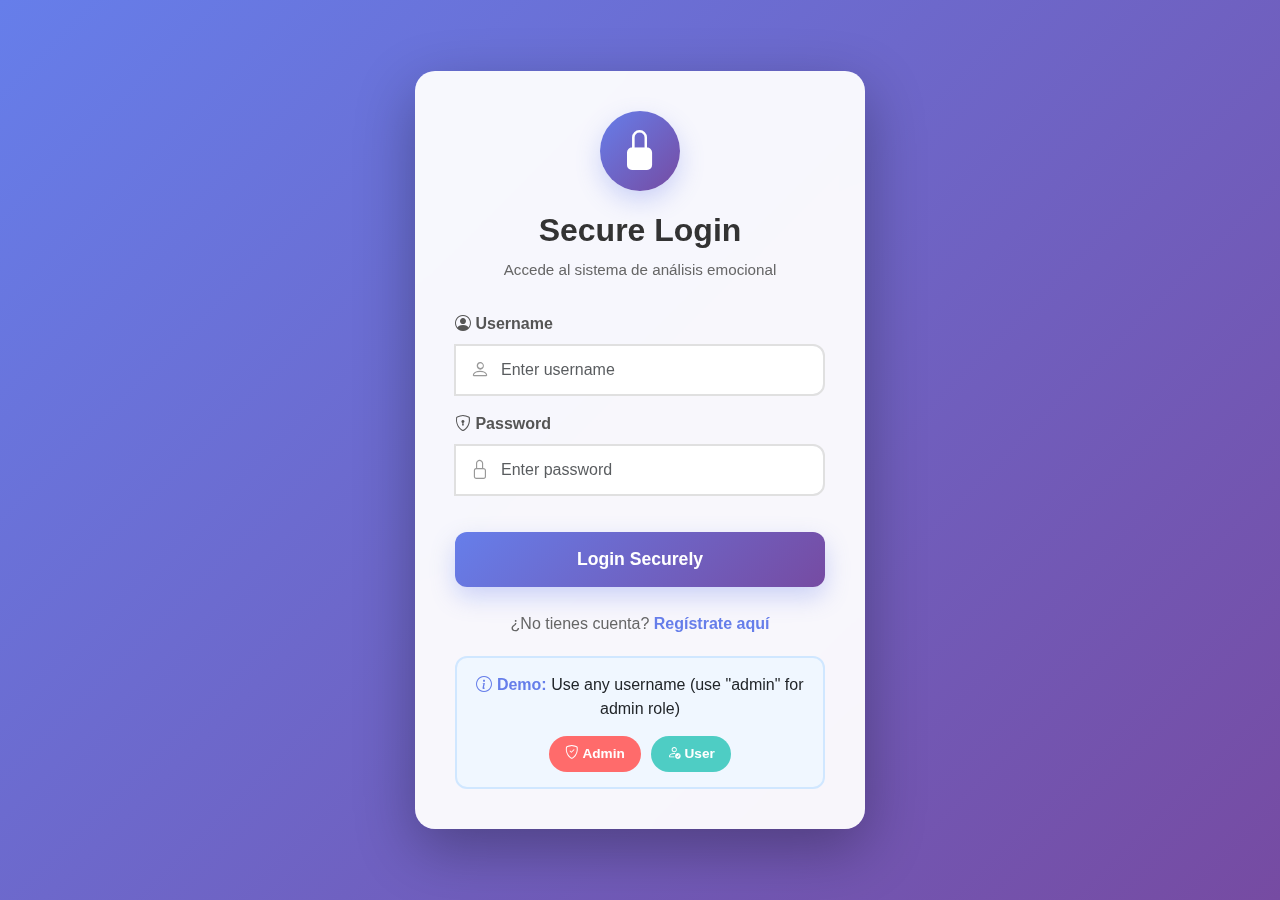
<file: frontend/admin-users.html>
<!DOCTYPE html>
<html lang="es">
<head>
    <meta charset="UTF-8">
    <meta name="viewport" content="width=device-width, initial-scale=1.0">
    <title>Administración de Usuarios</title>
    <link href="https://cdn.jsdelivr.net/npm/bootstrap@5.3.3/dist/css/bootstrap.min.css" rel="stylesheet">
    <link rel="stylesheet" href="https://cdn.jsdelivr.net/npm/bootstrap-icons@1.11.3/font/bootstrap-icons.min.css">
    <style>
        body {
            background: linear-gradient(135deg, #667eea 0%, #764ba2 100%);
            min-height: 100vh;
            padding: 20px;
            font-family: 'Segoe UI', Tahoma, Geneva, Verdana, sans-serif;
        }

        .admin-container {
            max-width: 1200px;
            margin: 0 auto;
            background: rgba(255, 255, 255, 0.95);
            border-radius: 20px;
            padding: 30px;
            box-shadow: 0 20px 60px rgba(0, 0, 0, 0.3);
        }

        .admin-header {
            display: flex;
            justify-content: space-between;
            align-items: center;
            margin-bottom: 30px;
            padding-bottom: 20px;
            border-bottom: 3px solid #667eea;
        }

        .admin-title {
            display: flex;
            align-items: center;
            gap: 15px;
            font-size: 2rem;
            font-weight: 700;
            color: #333;
        }

        .admin-icon {
            width: 50px;
            height: 50px;
            background: linear-gradient(135deg, #667eea, #764ba2);
            border-radius: 12px;
            display: flex;
            align-items: center;
            justify-content: center;
            color: white;
            font-size: 1.5rem;
        }

        .stats-row {
            display: grid;
            grid-template-columns: repeat(auto-fit, minmax(200px, 1fr));
            gap: 20px;
            margin-bottom: 30px;
        }

        .stat-card {
            background: linear-gradient(135deg, #667eea, #764ba2);
            color: white;
            padding: 20px;
            border-radius: 15px;
            box-shadow: 0 10px 25px rgba(102, 126, 234, 0.3);
            transition: transform 0.3s ease;
        }

        .stat-card:hover {
            transform: translateY(-5px);
        }

        .stat-number {
            font-size: 2.5rem;
            font-weight: 700;
            margin-bottom: 5px;
        }

        .stat-label {
            font-size: 0.9rem;
            opacity: 0.9;
        }

        .users-table {
            background: white;
            border-radius: 15px;
            overflow: hidden;
            box-shadow: 0 5px 15px rgba(0,0,0,0.1);
        }

        .table {
            margin-bottom: 0;
        }

        .table thead {
            background: linear-gradient(135deg, #667eea, #764ba2);
            color: white;
        }

        .table thead th {
            border: none;
            padding: 15px;
            font-weight: 600;
        }

        .table tbody tr {
            transition: background-color 0.2s ease;
        }

        .table tbody tr:hover {
            background-color: #f8f9fa;
        }

        .badge {
            padding: 6px 12px;
            border-radius: 20px;
            font-weight: 600;
            font-size: 0.85rem;
        }

        .badge-admin {
            background: #ff6b6b;
        }

        .badge-user {
            background: #4ecdc4;
        }

        .badge-viewer {
            background: #95a5a6;
        }

        .badge-active {
            background: #48dbfb;
        }

        .badge-inactive {
            background: #b2bec3;
        }

        .btn-action {
            padding: 5px 12px;
            font-size: 0.85rem;
            border-radius: 8px;
            transition: all 0.3s ease;
        }

        .btn-action:hover {
            transform: scale(1.05);
        }

        .back-btn {
            background: white;
            color: #667eea;
            border: 2px solid #667eea;
            padding: 10px 20px;
            border-radius: 12px;
            text-decoration: none;
            font-weight: 600;
            transition: all 0.3s ease;
        }

        .back-btn:hover {
            background: #667eea;
            color: white;
        }

        .loading {
            text-align: center;
            padding: 40px;
            font-size: 1.2rem;
            color: #667eea;
        }

        .loading i {
            font-size: 2rem;
            animation: spin 1s linear infinite;
        }

        @keyframes spin {
            to { transform: rotate(360deg); }
        }

        .filter-section {
            background: #f8f9fa;
            padding: 15px;
            border-radius: 12px;
            margin-bottom: 20px;
        }

        .search-box {
            border: 2px solid #e0e0e0;
            border-radius: 10px;
            padding: 10px 15px;
            transition: border-color 0.3s ease;
        }

        .search-box:focus {
            border-color: #667eea;
            box-shadow: 0 0 0 3px rgba(102, 126, 234, 0.1);
        }

        .no-users {
            text-align: center;
            padding: 60px;
            color: #999;
        }

        .no-users i {
            font-size: 4rem;
            margin-bottom: 20px;
            opacity: 0.3;
        }
    </style>
</head>
<body>
    <div class="admin-container">
        <!-- Header -->
        <div class="admin-header">
            <div class="admin-title">
                <div class="admin-icon">
                    <i class="bi bi-people-fill"></i>
                </div>
                <div>
                    <div>Administración de Usuarios</div>
                    <small style="font-size: 0.9rem; color: #666; font-weight: 400;">
                        Panel de control para gestión de usuarios
                    </small>
                </div>
            </div>
            <a href="index.html" class="back-btn">
                <i class="bi bi-arrow-left"></i> Volver al Dashboard
            </a>
        </div>

        <!-- Estadísticas -->
        <div class="stats-row" id="stats-container">
            <div class="stat-card">
                <div class="stat-number" id="total-users">0</div>
                <div class="stat-label">
                    <i class="bi bi-people"></i> Total de Usuarios
                </div>
            </div>
            <div class="stat-card">
                <div class="stat-number" id="total-admins">0</div>
                <div class="stat-label">
                    <i class="bi bi-shield-check"></i> Administradores
                </div>
            </div>
            <div class="stat-card">
                <div class="stat-number" id="total-regular">0</div>
                <div class="stat-label">
                    <i class="bi bi-person-check"></i> Usuarios Regulares
                </div>
            </div>
            <div class="stat-card">
                <div class="stat-number" id="total-active">0</div>
                <div class="stat-label">
                    <i class="bi bi-check-circle"></i> Usuarios Activos
                </div>
            </div>
        </div>

        <!-- Filtros -->
        <div class="filter-section">
            <div class="row g-3">
                <div class="col-md-6">
                    <input 
                        type="text" 
                        class="form-control search-box" 
                        id="search-input" 
                        placeholder="🔍 Buscar por nombre, usuario o email..."
                    >
                </div>
                <div class="col-md-3">
                    <select class="form-select search-box" id="role-filter">
                        <option value="">Todos los roles</option>
                        <option value="admin">Administradores</option>
                        <option value="user">Usuarios</option>
                        <option value="viewer">Visualizadores</option>
                    </select>
                </div>
                <div class="col-md-3">
                    <select class="form-select search-box" id="status-filter">
                        <option value="">Todos los estados</option>
                        <option value="active">Activos</option>
                        <option value="inactive">Inactivos</option>
                    </select>
                </div>
            </div>
        </div>

        <!-- Loading -->
        <div class="loading" id="loading">
            <i class="bi bi-arrow-clockwise"></i>
            <div>Cargando usuarios...</div>
        </div>

        <!-- Tabla de usuarios -->
        <div class="users-table" id="users-table" style="display: none;">
            <table class="table">
                <thead>
                    <tr>
                        <th>ID</th>
                        <th>Usuario</th>
                        <th>Nombre Completo</th>
                        <th>Email</th>
                        <th>Rol</th>
                        <th>Estado</th>
                        <th>Último Login</th>
                        <th>Acciones</th>
                    </tr>
                </thead>
                <tbody id="users-tbody">
                    <!-- Se llena dinámicamente -->
                </tbody>
            </table>
        </div>

        <!-- Sin usuarios -->
        <div class="no-users" id="no-users" style="display: none;">
            <i class="bi bi-people"></i>
            <div>No hay usuarios registrados</div>
        </div>
    </div>

    <!-- Modal para cambiar rol -->
    <div class="modal fade" id="changeRoleModal" tabindex="-1">
        <div class="modal-dialog">
            <div class="modal-content">
                <div class="modal-header">
                    <h5 class="modal-title">Cambiar Rol de Usuario</h5>
                    <button type="button" class="btn-close" data-bs-dismiss="modal"></button>
                </div>
                <div class="modal-body">
                    <p>Cambiar rol del usuario: <strong id="modal-username"></strong></p>
                    <select class="form-select" id="modal-new-role">
                        <option value="admin">Administrador</option>
                        <option value="user">Usuario</option>
                        <option value="viewer">Visualizador</option>
                    </select>
                </div>
                <div class="modal-footer">
                    <button type="button" class="btn btn-secondary" data-bs-dismiss="modal">Cancelar</button>
                    <button type="button" class="btn btn-primary" id="confirm-change-role">Cambiar Rol</button>
                </div>
            </div>
        </div>
    </div>

    <script src="https://cdn.jsdelivr.net/npm/bootstrap@5.3.3/dist/js/bootstrap.bundle.min.js"></script>
    <script src="auth.js"></script>
    <script>
        const API_URL = 'http://localhost:8000';
        let allUsers = [];
        let selectedUserId = null;

        // Verificar que sea admin
        if (!AUTH.isAdmin()) {
            alert('Solo administradores pueden acceder a esta página');
            window.location.href = 'index.html';
        }

        // Cargar usuarios
        async function loadUsers() {
            try {
                const response = await authenticatedFetch(`${API_URL}/users`);
                
                if (!response.ok) {
                    throw new Error('Error al cargar usuarios');
                }

                allUsers = await response.json();
                displayUsers(allUsers);
                updateStats(allUsers);

            } catch (error) {
                console.error('Error:', error);
                document.getElementById('loading').innerHTML = `
                    <i class="bi bi-exclamation-triangle text-danger"></i>
                    <div class="text-danger">Error al cargar usuarios: ${error.message}</div>
                `;
            }
        }

        // Mostrar usuarios en la tabla
        function displayUsers(users) {
            const tbody = document.getElementById('users-tbody');
            const loading = document.getElementById('loading');
            const table = document.getElementById('users-table');
            const noUsers = document.getElementById('no-users');

            loading.style.display = 'none';

            if (users.length === 0) {
                table.style.display = 'none';
                noUsers.style.display = 'block';
                return;
            }

            table.style.display = 'block';
            noUsers.style.display = 'none';

            tbody.innerHTML = users.map(user => `
                <tr>
                    <td>${user.id}</td>
                    <td>
                        <strong>${user.username}</strong>
                        ${user.username === AUTH.getUser().username ? '<span class="badge bg-info ms-2">Tú</span>' : ''}
                    </td>
                    <td>${user.full_name || '<span class="text-muted">N/A</span>'}</td>
                    <td>${user.email}</td>
                    <td>
                        <span class="badge badge-${user.role}">
                            ${user.role === 'admin' ? '🛡️ Admin' : user.role === 'user' ? '👤 User' : '👁️ Viewer'}
                        </span>
                    </td>
                    <td>
                        <span class="badge badge-${user.is_active ? 'active' : 'inactive'}">
                            ${user.is_active ? '✓ Activo' : '✗ Inactivo'}
                        </span>
                    </td>
                    <td>
                        ${user.last_login ? new Date(user.last_login).toLocaleString('es-ES', {
                            year: 'numeric',
                            month: 'short',
                            day: 'numeric',
                            hour: '2-digit',
                            minute: '2-digit'
                        }) : '<span class="text-muted">Nunca</span>'}
                    </td>
                    <td>
                        <button 
                            class="btn btn-sm btn-primary btn-action" 
                            onclick="openChangeRoleModal(${user.id}, '${user.username}', '${user.role}')"
                            title="Cambiar rol"
                        >
                            <i class="bi bi-arrow-left-right"></i>
                        </button>
                        <button 
                            class="btn btn-sm ${user.is_active ? 'btn-warning' : 'btn-success'} btn-action" 
                            onclick="toggleUserStatus(${user.id}, ${user.is_active})"
                            title="${user.is_active ? 'Desactivar' : 'Activar'}"
                        >
                            <i class="bi bi-${user.is_active ? 'pause' : 'play'}-circle"></i>
                        </button>
                    </td>
                </tr>
            `).join('');
        }

        // Actualizar estadísticas
        function updateStats(users) {
            document.getElementById('total-users').textContent = users.length;
            document.getElementById('total-admins').textContent = users.filter(u => u.role === 'admin').length;
            document.getElementById('total-regular').textContent = users.filter(u => u.role === 'user').length;
            document.getElementById('total-active').textContent = users.filter(u => u.is_active).length;
        }

        // Filtrar usuarios
        function filterUsers() {
            const searchTerm = document.getElementById('search-input').value.toLowerCase();
            const roleFilter = document.getElementById('role-filter').value;
            const statusFilter = document.getElementById('status-filter').value;

            const filtered = allUsers.filter(user => {
                const matchSearch = !searchTerm || 
                    user.username.toLowerCase().includes(searchTerm) ||
                    (user.full_name && user.full_name.toLowerCase().includes(searchTerm)) ||
                    user.email.toLowerCase().includes(searchTerm);

                const matchRole = !roleFilter || user.role === roleFilter;
                const matchStatus = !statusFilter || 
                    (statusFilter === 'active' && user.is_active) ||
                    (statusFilter === 'inactive' && !user.is_active);

                return matchSearch && matchRole && matchStatus;
            });

            displayUsers(filtered);
        }

        // Abrir modal para cambiar rol
        function openChangeRoleModal(userId, username, currentRole) {
            selectedUserId = userId;
            document.getElementById('modal-username').textContent = username;
            document.getElementById('modal-new-role').value = currentRole;
            new bootstrap.Modal(document.getElementById('changeRoleModal')).show();
        }

        // Cambiar rol de usuario
        document.getElementById('confirm-change-role').addEventListener('click', async () => {
            const newRole = document.getElementById('modal-new-role').value;
            
            try {
                const response = await authenticatedFetch(`${API_URL}/users/${selectedUserId}/role`, {
                    method: 'PUT',
                    body: JSON.stringify({ role: newRole })
                });

                if (response.ok) {
                    alert('Rol actualizado exitosamente');
                    bootstrap.Modal.getInstance(document.getElementById('changeRoleModal')).hide();
                    loadUsers();
                } else {
                    alert('Error al actualizar rol');
                }
            } catch (error) {
                alert('Error: ' + error.message);
            }
        });

        // Activar/Desactivar usuario
        async function toggleUserStatus(userId, currentStatus) {
            const action = currentStatus ? 'desactivar' : 'activar';
            
            if (!confirm(`¿Estás seguro de ${action} este usuario?`)) {
                return;
            }

            try {
                const response = await authenticatedFetch(`${API_URL}/users/${userId}/status`, {
                    method: 'PUT',
                    body: JSON.stringify({ is_active: !currentStatus })
                });

                if (response.ok) {
                    alert('Estado actualizado exitosamente');
                    loadUsers();
                } else {
                    alert('Error al actualizar estado');
                }
            } catch (error) {
                alert('Error: ' + error.message);
            }
        }

        // Event listeners
        document.getElementById('search-input').addEventListener('input', filterUsers);
        document.getElementById('role-filter').addEventListener('change', filterUsers);
        document.getElementById('status-filter').addEventListener('change', filterUsers);

        // Cargar usuarios al iniciar
        loadUsers();
    </script>
</body>
</html>
</file>
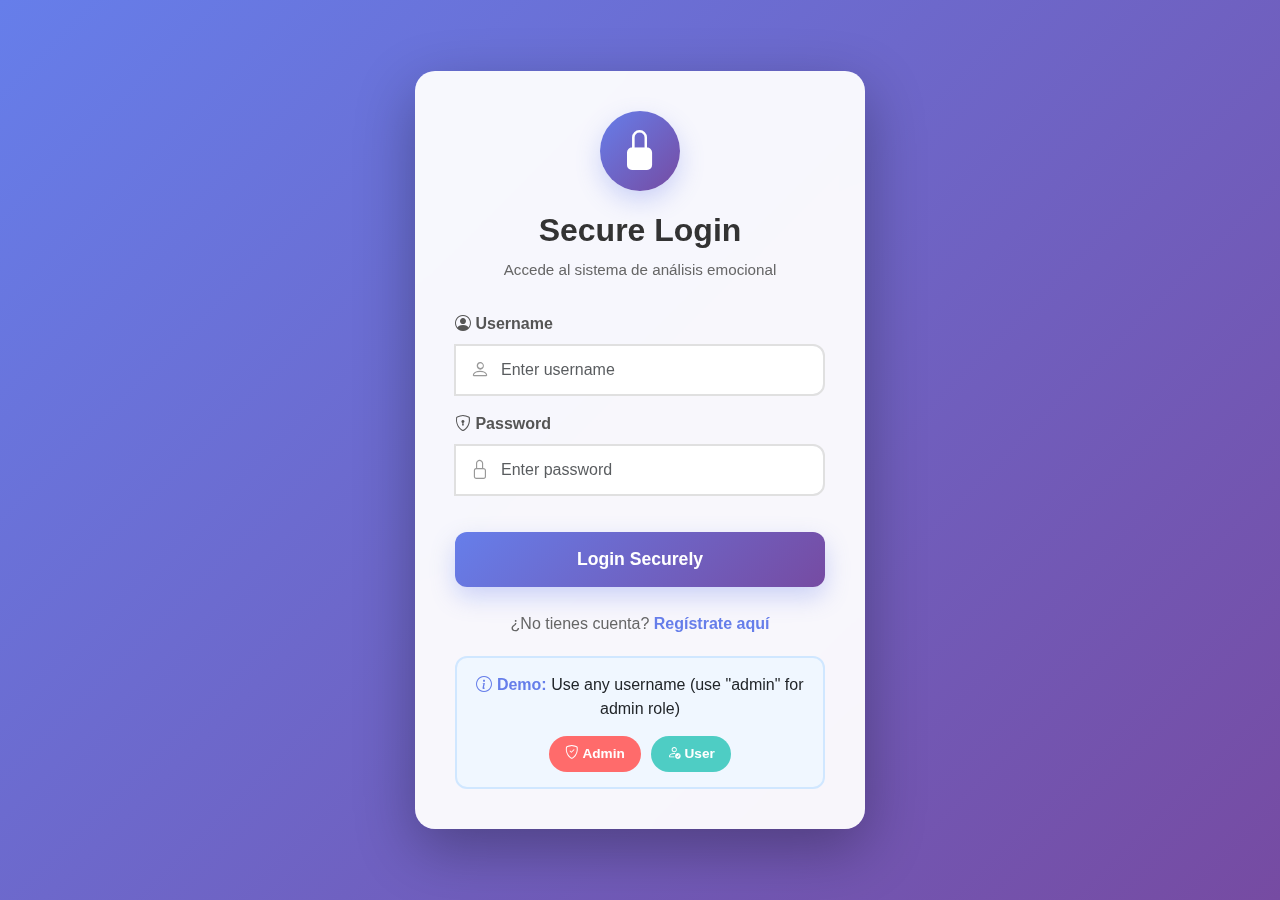
<file: frontend/login.html>
<!DOCTYPE html>
<html lang="es">
<head>
    <meta charset="UTF-8">
    <meta name="viewport" content="width=device-width, initial-scale=1.0">
    <title>Login - Análisis de Sentimientos</title>
    <link href="https://cdn.jsdelivr.net/npm/bootstrap@5.3.3/dist/css/bootstrap.min.css" rel="stylesheet">
    <link rel="stylesheet" href="https://cdn.jsdelivr.net/npm/bootstrap-icons@1.11.3/font/bootstrap-icons.min.css">
    <style>
        body {
            background: linear-gradient(135deg, #667eea 0%, #764ba2 100%);
            min-height: 100vh;
            display: flex;
            align-items: center;
            justify-content: center;
            font-family: 'Segoe UI', Tahoma, Geneva, Verdana, sans-serif;
        }

        .login-container {
            background: rgba(255, 255, 255, 0.95);
            backdrop-filter: blur(10px);
            border-radius: 20px;
            padding: 40px;
            box-shadow: 0 20px 60px rgba(0, 0, 0, 0.3);
            width: 100%;
            max-width: 450px;
            animation: slideIn 0.5s ease;
        }

        @keyframes slideIn {
            from {
                opacity: 0;
                transform: translateY(-30px);
            }
            to {
                opacity: 1;
                transform: translateY(0);
            }
        }

        .login-header {
            text-align: center;
            margin-bottom: 30px;
        }

        .login-icon {
            width: 80px;
            height: 80px;
            background: linear-gradient(135deg, #667eea, #764ba2);
            border-radius: 50%;
            display: flex;
            align-items: center;
            justify-content: center;
            margin: 0 auto 20px;
            box-shadow: 0 10px 25px rgba(102, 126, 234, 0.3);
        }

        .login-icon i {
            font-size: 2.5rem;
            color: white;
        }

        .login-title {
            font-size: 2rem;
            font-weight: 700;
            color: #333;
            margin-bottom: 10px;
        }

        .login-subtitle {
            color: #666;
            font-size: 0.95rem;
        }

        .form-label {
            font-weight: 600;
            color: #555;
            margin-bottom: 8px;
        }

        .form-control {
            border: 2px solid #e0e0e0;
            border-radius: 12px;
            padding: 12px 15px 12px 45px;
            font-size: 1rem;
            transition: all 0.3s ease;
        }

        .form-control:focus {
            border-color: #667eea;
            box-shadow: 0 0 0 3px rgba(102, 126, 234, 0.1);
        }

        .input-group {
            position: relative;
        }

        .input-icon {
            position: absolute;
            left: 15px;
            top: 50%;
            transform: translateY(-50%);
            color: #999;
            font-size: 1.2rem;
            z-index: 10;
        }

        .btn-login {
            background: linear-gradient(135deg, #667eea, #764ba2);
            border: none;
            border-radius: 12px;
            padding: 14px;
            font-size: 1.1rem;
            font-weight: 600;
            color: white;
            width: 100%;
            margin-top: 20px;
            transition: all 0.3s ease;
            box-shadow: 0 10px 25px rgba(102, 126, 234, 0.3);
        }

        .btn-login:hover {
            transform: translateY(-2px);
            box-shadow: 0 15px 35px rgba(102, 126, 234, 0.4);
        }

        .btn-login:active {
            transform: translateY(0);
        }

        .register-link {
            text-align: center;
            margin-top: 25px;
            color: #666;
        }

        .register-link a {
            color: #667eea;
            font-weight: 600;
            text-decoration: none;
            transition: color 0.3s ease;
        }

        .register-link a:hover {
            color: #764ba2;
        }

        .alert {
            border-radius: 12px;
            border: none;
            margin-bottom: 20px;
        }

        .demo-info {
            background: #f0f7ff;
            border: 2px solid #d0e7ff;
            border-radius: 12px;
            padding: 15px;
            margin-top: 20px;
            text-align: center;
        }

        .demo-info strong {
            color: #667eea;
        }

        .role-badges {
            display: flex;
            gap: 10px;
            justify-content: center;
            margin-top: 15px;
        }

        .role-badge {
            padding: 8px 16px;
            border-radius: 20px;
            font-size: 0.85rem;
            font-weight: 600;
        }

        .role-admin {
            background: #ff6b6b;
            color: white;
        }

        .role-user {
            background: #4ecdc4;
            color: white;
        }

        .loading {
            display: none;
        }

        .loading.active {
            display: inline-block;
            width: 20px;
            height: 20px;
            border: 3px solid rgba(255,255,255,.3);
            border-radius: 50%;
            border-top-color: #fff;
            animation: spin 1s ease-in-out infinite;
        }

        @keyframes spin {
            to { transform: rotate(360deg); }
        }
    </style>
</head>
<body>
    <div class="login-container">
        <!-- Header -->
        <div class="login-header">
            <div class="login-icon">
                <i class="bi bi-lock-fill"></i>
            </div>
            <h1 class="login-title">Secure Login</h1>
            <p class="login-subtitle">Accede al sistema de análisis emocional</p>
        </div>

        <!-- Alert para mensajes -->
        <div id="alert-container"></div>

        <!-- Formulario de Login -->
        <form id="login-form">
            <div class="mb-3">
                <label for="username" class="form-label">
                    <i class="bi bi-person-circle"></i> Username
                </label>
                <div class="input-group">
                    <i class="bi bi-person input-icon"></i>
                    <input 
                        type="text" 
                        class="form-control" 
                        id="username" 
                        placeholder="Enter username"
                        required
                        autocomplete="username"
                    >
                </div>
            </div>

            <div class="mb-3">
                <label for="password" class="form-label">
                    <i class="bi bi-shield-lock"></i> Password
                </label>
                <div class="input-group">
                    <i class="bi bi-lock input-icon"></i>
                    <input 
                        type="password" 
                        class="form-control" 
                        id="password" 
                        placeholder="Enter password"
                        required
                        autocomplete="current-password"
                    >
                </div>
            </div>

            <button type="submit" class="btn btn-login" id="login-btn">
                <span id="login-text">Login Securely</span>
                <span class="loading" id="loading-spinner"></span>
            </button>
        </form>

        <!-- Link de registro -->
        <div class="register-link">
            ¿No tienes cuenta? <a href="register.html">Regístrate aquí</a>
        </div>

        <!-- Info demo -->
        <div class="demo-info">
            <strong><i class="bi bi-info-circle"></i> Demo:</strong> Use any username (use "admin" for admin role)
            <div class="role-badges">
                <span class="role-badge role-admin">
                    <i class="bi bi-shield-check"></i> Admin
                </span>
                <span class="role-badge role-user">
                    <i class="bi bi-person-check"></i> User
                </span>
            </div>
        </div>
    </div>

    <script src="https://cdn.jsdelivr.net/npm/bootstrap@5.3.3/dist/js/bootstrap.bundle.min.js"></script>
    <script>
        const API_URL = 'http://localhost:8000';

        // Mostrar alerta
        function showAlert(message, type = 'danger') {
            const alertContainer = document.getElementById('alert-container');
            const alert = document.createElement('div');
            alert.className = `alert alert-${type} alert-dismissible fade show`;
            alert.innerHTML = `
                <i class="bi bi-${type === 'danger' ? 'exclamation-triangle' : 'check-circle'}-fill"></i>
                ${message}
                <button type="button" class="btn-close" data-bs-dismiss="alert"></button>
            `;
            alertContainer.innerHTML = '';
            alertContainer.appendChild(alert);

            // Auto-cerrar después de 5 segundos
            setTimeout(() => {
                alert.remove();
            }, 5000);
        }

        // Manejar el formulario de login
        document.getElementById('login-form').addEventListener('submit', async (e) => {
            e.preventDefault();

            const username = document.getElementById('username').value;
            const password = document.getElementById('password').value;
            const loginBtn = document.getElementById('login-btn');
            const loginText = document.getElementById('login-text');
            const loadingSpinner = document.getElementById('loading-spinner');

            // Mostrar loading
            loginBtn.disabled = true;
            loginText.style.display = 'none';
            loadingSpinner.classList.add('active');

            try {
                // Hacer login
                const formData = new URLSearchParams();
                formData.append('username', username);
                formData.append('password', password);

                const response = await fetch(`${API_URL}/token`, {
                    method: 'POST',
                    headers: {
                        'Content-Type': 'application/x-www-form-urlencoded',
                    },
                    body: formData
                });

                if (!response.ok) {
                    const errorData = await response.json();
                    throw new Error(errorData.detail || 'Error de autenticación');
                }

                const data = await response.json();

                // Guardar token y datos de usuario en localStorage
                localStorage.setItem('token', data.access_token);
                localStorage.setItem('user', JSON.stringify(data.user));

                // Mostrar mensaje de éxito
                showAlert(`¡Bienvenido ${data.user.full_name || data.user.username}!`, 'success');

                // Redirigir después de 1 segundo
                setTimeout(() => {
                    window.location.href = 'index.html';
                }, 1000);

            } catch (error) {
                console.error('Error de login:', error);
                showAlert(error.message || 'Error al iniciar sesión. Verifica tus credenciales.', 'danger');

                // Restaurar botón
                loginBtn.disabled = false;
                loginText.style.display = 'inline';
                loadingSpinner.classList.remove('active');
            }
        });

        // Verificar si ya hay sesión activa
        window.addEventListener('DOMContentLoaded', () => {
            const token = localStorage.getItem('token');
            if (token) {
                // Ya hay sesión, redirigir al index
                window.location.href = 'index.html';
            }
        });

        // Efecto de enfoque en inputs
        const inputs = document.querySelectorAll('.form-control');
        inputs.forEach(input => {
            input.addEventListener('focus', function() {
                this.parentElement.querySelector('.input-icon').style.color = '#667eea';
            });
            input.addEventListener('blur', function() {
                this.parentElement.querySelector('.input-icon').style.color = '#999';
            });
        });
    </script>
</body>
</html>
</file>
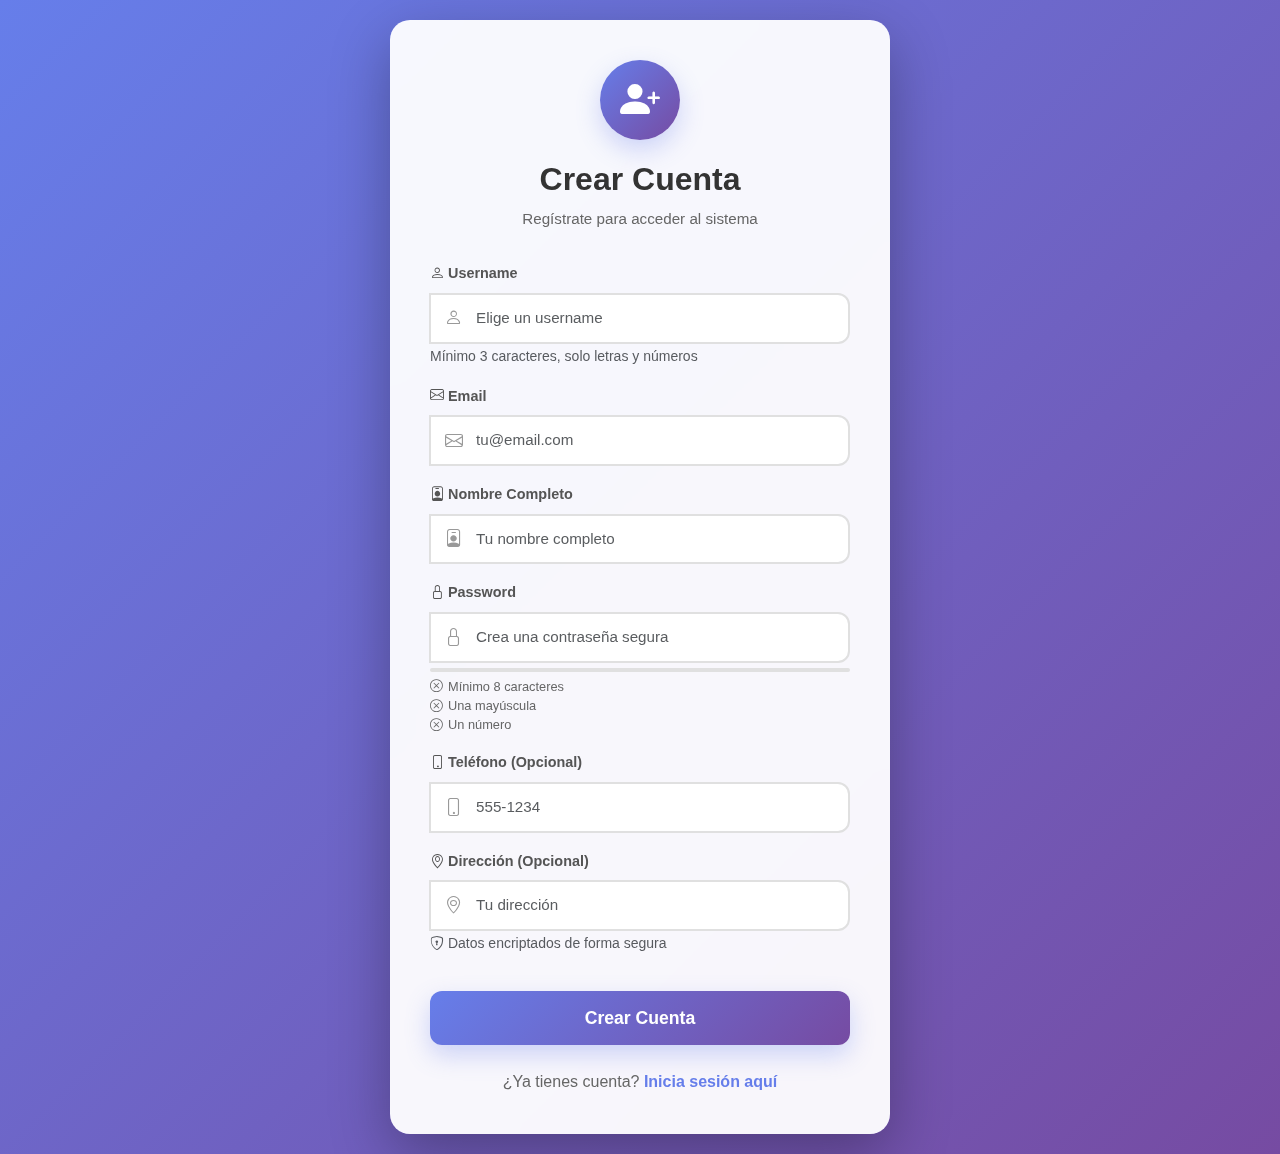
<file: frontend/register.html>
<!DOCTYPE html>
<html lang="es">
<head>
    <meta charset="UTF-8">
    <meta name="viewport" content="width=device-width, initial-scale=1.0">
    <title>Registro - Análisis de Sentimientos</title>
    <link href="https://cdn.jsdelivr.net/npm/bootstrap@5.3.3/dist/css/bootstrap.min.css" rel="stylesheet">
    <link rel="stylesheet" href="https://cdn.jsdelivr.net/npm/bootstrap-icons@1.11.3/font/bootstrap-icons.min.css">
    <style>
        body {
            background: linear-gradient(135deg, #667eea 0%, #764ba2 100%);
            min-height: 100vh;
            display: flex;
            align-items: center;
            justify-content: center;
            padding: 20px;
            font-family: 'Segoe UI', Tahoma, Geneva, Verdana, sans-serif;
        }

        .register-container {
            background: rgba(255, 255, 255, 0.95);
            backdrop-filter: blur(10px);
            border-radius: 20px;
            padding: 40px;
            box-shadow: 0 20px 60px rgba(0, 0, 0, 0.3);
            width: 100%;
            max-width: 500px;
            animation: slideIn 0.5s ease;
        }

        @keyframes slideIn {
            from {
                opacity: 0;
                transform: translateY(-30px);
            }
            to {
                opacity: 1;
                transform: translateY(0);
            }
        }

        .register-header {
            text-align: center;
            margin-bottom: 30px;
        }

        .register-icon {
            width: 80px;
            height: 80px;
            background: linear-gradient(135deg, #667eea, #764ba2);
            border-radius: 50%;
            display: flex;
            align-items: center;
            justify-content: center;
            margin: 0 auto 20px;
            box-shadow: 0 10px 25px rgba(102, 126, 234, 0.3);
        }

        .register-icon i {
            font-size: 2.5rem;
            color: white;
        }

        .register-title {
            font-size: 2rem;
            font-weight: 700;
            color: #333;
            margin-bottom: 10px;
        }

        .register-subtitle {
            color: #666;
            font-size: 0.95rem;
        }

        .form-label {
            font-weight: 600;
            color: #555;
            margin-bottom: 8px;
            font-size: 0.9rem;
        }

        .form-control {
            border: 2px solid #e0e0e0;
            border-radius: 12px;
            padding: 12px 15px 12px 45px;
            font-size: 0.95rem;
            transition: all 0.3s ease;
        }

        .form-control:focus {
            border-color: #667eea;
            box-shadow: 0 0 0 3px rgba(102, 126, 234, 0.1);
        }

        .input-group {
            position: relative;
        }

        .input-icon {
            position: absolute;
            left: 15px;
            top: 50%;
            transform: translateY(-50%);
            color: #999;
            font-size: 1.1rem;
            z-index: 10;
        }

        .btn-register {
            background: linear-gradient(135deg, #667eea, #764ba2);
            border: none;
            border-radius: 12px;
            padding: 14px;
            font-size: 1.1rem;
            font-weight: 600;
            color: white;
            width: 100%;
            margin-top: 20px;
            transition: all 0.3s ease;
            box-shadow: 0 10px 25px rgba(102, 126, 234, 0.3);
        }

        .btn-register:hover {
            transform: translateY(-2px);
            box-shadow: 0 15px 35px rgba(102, 126, 234, 0.4);
        }

        .login-link {
            text-align: center;
            margin-top: 25px;
            color: #666;
        }

        .login-link a {
            color: #667eea;
            font-weight: 600;
            text-decoration: none;
        }

        .login-link a:hover {
            color: #764ba2;
        }

        .alert {
            border-radius: 12px;
            border: none;
            margin-bottom: 20px;
        }

        .password-strength {
            margin-top: 5px;
            height: 4px;
            border-radius: 2px;
            background: #e0e0e0;
            overflow: hidden;
        }

        .password-strength-bar {
            height: 100%;
            transition: all 0.3s ease;
            width: 0%;
        }

        .password-strength-weak {
            background: #ff6b6b;
            width: 33%;
        }

        .password-strength-medium {
            background: #feca57;
            width: 66%;
        }

        .password-strength-strong {
            background: #48dbfb;
            width: 100%;
        }

        .password-requirements {
            font-size: 0.8rem;
            color: #666;
            margin-top: 5px;
        }

        .requirement {
            display: flex;
            align-items: center;
            gap: 5px;
        }

        .requirement.met {
            color: #48dbfb;
        }

        .loading {
            display: none;
        }

        .loading.active {
            display: inline-block;
            width: 20px;
            height: 20px;
            border: 3px solid rgba(255,255,255,.3);
            border-radius: 50%;
            border-top-color: #fff;
            animation: spin 1s ease-in-out infinite;
        }

        @keyframes spin {
            to { transform: rotate(360deg); }
        }
    </style>
</head>
<body>
    <div class="register-container">
        <!-- Header -->
        <div class="register-header">
            <div class="register-icon">
                <i class="bi bi-person-plus-fill"></i>
            </div>
            <h1 class="register-title">Crear Cuenta</h1>
            <p class="register-subtitle">Regístrate para acceder al sistema</p>
        </div>

        <!-- Alert -->
        <div id="alert-container"></div>

        <!-- Formulario -->
        <form id="register-form">
            <div class="mb-3">
                <label for="username" class="form-label">
                    <i class="bi bi-person"></i> Username
                </label>
                <div class="input-group">
                    <i class="bi bi-person input-icon"></i>
                    <input 
                        type="text" 
                        class="form-control" 
                        id="username" 
                        placeholder="Elige un username"
                        required
                        minlength="3"
                        pattern="[a-zA-Z0-9]+"
                        title="Solo letras y números"
                    >
                </div>
                <small class="text-muted">Mínimo 3 caracteres, solo letras y números</small>
            </div>

            <div class="mb-3">
                <label for="email" class="form-label">
                    <i class="bi bi-envelope"></i> Email
                </label>
                <div class="input-group">
                    <i class="bi bi-envelope input-icon"></i>
                    <input 
                        type="email" 
                        class="form-control" 
                        id="email" 
                        placeholder="tu@email.com"
                        required
                    >
                </div>
            </div>

            <div class="mb-3">
                <label for="full-name" class="form-label">
                    <i class="bi bi-person-badge"></i> Nombre Completo
                </label>
                <div class="input-group">
                    <i class="bi bi-person-badge input-icon"></i>
                    <input 
                        type="text" 
                        class="form-control" 
                        id="full-name" 
                        placeholder="Tu nombre completo"
                        required
                    >
                </div>
            </div>

            <div class="mb-3">
                <label for="password" class="form-label">
                    <i class="bi bi-lock"></i> Password
                </label>
                <div class="input-group">
                    <i class="bi bi-lock input-icon"></i>
                    <input 
                        type="password" 
                        class="form-control" 
                        id="password" 
                        placeholder="Crea una contraseña segura"
                        required
                        minlength="8"
                    >
                </div>
                <div class="password-strength">
                    <div class="password-strength-bar" id="strength-bar"></div>
                </div>
                <div class="password-requirements">
                    <div class="requirement" id="req-length">
                        <i class="bi bi-x-circle"></i> Mínimo 8 caracteres
                    </div>
                    <div class="requirement" id="req-uppercase">
                        <i class="bi bi-x-circle"></i> Una mayúscula
                    </div>
                    <div class="requirement" id="req-number">
                        <i class="bi bi-x-circle"></i> Un número
                    </div>
                </div>
            </div>

            <div class="mb-3">
                <label for="phone" class="form-label">
                    <i class="bi bi-phone"></i> Teléfono (Opcional)
                </label>
                <div class="input-group">
                    <i class="bi bi-phone input-icon"></i>
                    <input 
                        type="tel" 
                        class="form-control" 
                        id="phone" 
                        placeholder="555-1234"
                    >
                </div>
            </div>

            <div class="mb-3">
                <label for="address" class="form-label">
                    <i class="bi bi-geo-alt"></i> Dirección (Opcional)
                </label>
                <div class="input-group">
                    <i class="bi bi-geo-alt input-icon"></i>
                    <input 
                        type="text" 
                        class="form-control" 
                        id="address" 
                        placeholder="Tu dirección"
                    >
                </div>
                <small class="text-muted"><i class="bi bi-shield-lock"></i> Datos encriptados de forma segura</small>
            </div>

            <button type="submit" class="btn btn-register" id="register-btn">
                <span id="register-text">Crear Cuenta</span>
                <span class="loading" id="loading-spinner"></span>
            </button>
        </form>

        <!-- Link de login -->
        <div class="login-link">
            ¿Ya tienes cuenta? <a href="login.html">Inicia sesión aquí</a>
        </div>
    </div>

    <script src="https://cdn.jsdelivr.net/npm/bootstrap@5.3.3/dist/js/bootstrap.bundle.min.js"></script>
    <script>
        const API_URL = 'http://localhost:8000';

        // Mostrar alerta
        function showAlert(message, type = 'danger') {
            const alertContainer = document.getElementById('alert-container');
            const alert = document.createElement('div');
            alert.className = `alert alert-${type} alert-dismissible fade show`;
            alert.innerHTML = `
                <i class="bi bi-${type === 'danger' ? 'exclamation-triangle' : 'check-circle'}-fill"></i>
                ${message}
                <button type="button" class="btn-close" data-bs-dismiss="alert"></button>
            `;
            alertContainer.innerHTML = '';
            alertContainer.appendChild(alert);

            setTimeout(() => {
                alert.remove();
            }, 5000);
        }

        // Validar fuerza de contraseña
        document.getElementById('password').addEventListener('input', function() {
            const password = this.value;
            const strengthBar = document.getElementById('strength-bar');
            
            const requirements = {
                length: password.length >= 8,
                uppercase: /[A-Z]/.test(password),
                number: /[0-9]/.test(password)
            };

            // Actualizar requisitos visuales
            document.getElementById('req-length').className = requirements.length ? 'requirement met' : 'requirement';
            document.getElementById('req-length').querySelector('i').className = requirements.length ? 'bi bi-check-circle-fill' : 'bi bi-x-circle';
            
            document.getElementById('req-uppercase').className = requirements.uppercase ? 'requirement met' : 'requirement';
            document.getElementById('req-uppercase').querySelector('i').className = requirements.uppercase ? 'bi bi-check-circle-fill' : 'bi bi-x-circle';
            
            document.getElementById('req-number').className = requirements.number ? 'requirement met' : 'requirement';
            document.getElementById('req-number').querySelector('i').className = requirements.number ? 'bi bi-check-circle-fill' : 'bi bi-x-circle';

            // Calcular fuerza
            const metRequirements = Object.values(requirements).filter(Boolean).length;
            strengthBar.className = 'password-strength-bar';
            
            if (metRequirements === 1) {
                strengthBar.classList.add('password-strength-weak');
            } else if (metRequirements === 2) {
                strengthBar.classList.add('password-strength-medium');
            } else if (metRequirements === 3) {
                strengthBar.classList.add('password-strength-strong');
            }
        });

        // Manejar formulario de registro
        document.getElementById('register-form').addEventListener('submit', async (e) => {
            e.preventDefault();

            const username = document.getElementById('username').value;
            const email = document.getElementById('email').value;
            const fullName = document.getElementById('full-name').value;
            const password = document.getElementById('password').value;
            const phone = document.getElementById('phone').value;
            const address = document.getElementById('address').value;

            const registerBtn = document.getElementById('register-btn');
            const registerText = document.getElementById('register-text');
            const loadingSpinner = document.getElementById('loading-spinner');

            // Validar contraseña
            if (password.length < 8 || !/[A-Z]/.test(password) || !/[0-9]/.test(password)) {
                showAlert('La contraseña no cumple con los requisitos mínimos', 'warning');
                return;
            }

            // Mostrar loading
            registerBtn.disabled = true;
            registerText.style.display = 'none';
            loadingSpinner.classList.add('active');

            try {
                const response = await fetch(`${API_URL}/register`, {
                    method: 'POST',
                    headers: {
                        'Content-Type': 'application/json',
                    },
                    body: JSON.stringify({
                        username: username,
                        email: email,
                        password: password,
                        full_name: fullName,
                        phone: phone || null,
                        address: address || null
                    })
                });

                if (!response.ok) {
                    const errorData = await response.json();
                    throw new Error(errorData.detail || 'Error al registrar usuario');
                }

                const data = await response.json();

                // Mostrar mensaje de éxito
                showAlert('¡Cuenta creada exitosamente! Redirigiendo al login...', 'success');

                // Redirigir después de 2 segundos
                setTimeout(() => {
                    window.location.href = 'login.html';
                }, 2000);

            } catch (error) {
                console.error('Error de registro:', error);
                showAlert(error.message || 'Error al crear la cuenta', 'danger');

                // Restaurar botón
                registerBtn.disabled = false;
                registerText.style.display = 'inline';
                loadingSpinner.classList.remove('active');
            }
        });

        // Efectos en inputs
        const inputs = document.querySelectorAll('.form-control');
        inputs.forEach(input => {
            input.addEventListener('focus', function() {
                this.parentElement.querySelector('.input-icon').style.color = '#667eea';
            });
            input.addEventListener('blur', function() {
                this.parentElement.querySelector('.input-icon').style.color = '#999';
            });
        });
    </script>
</body>
</html>
</file>
